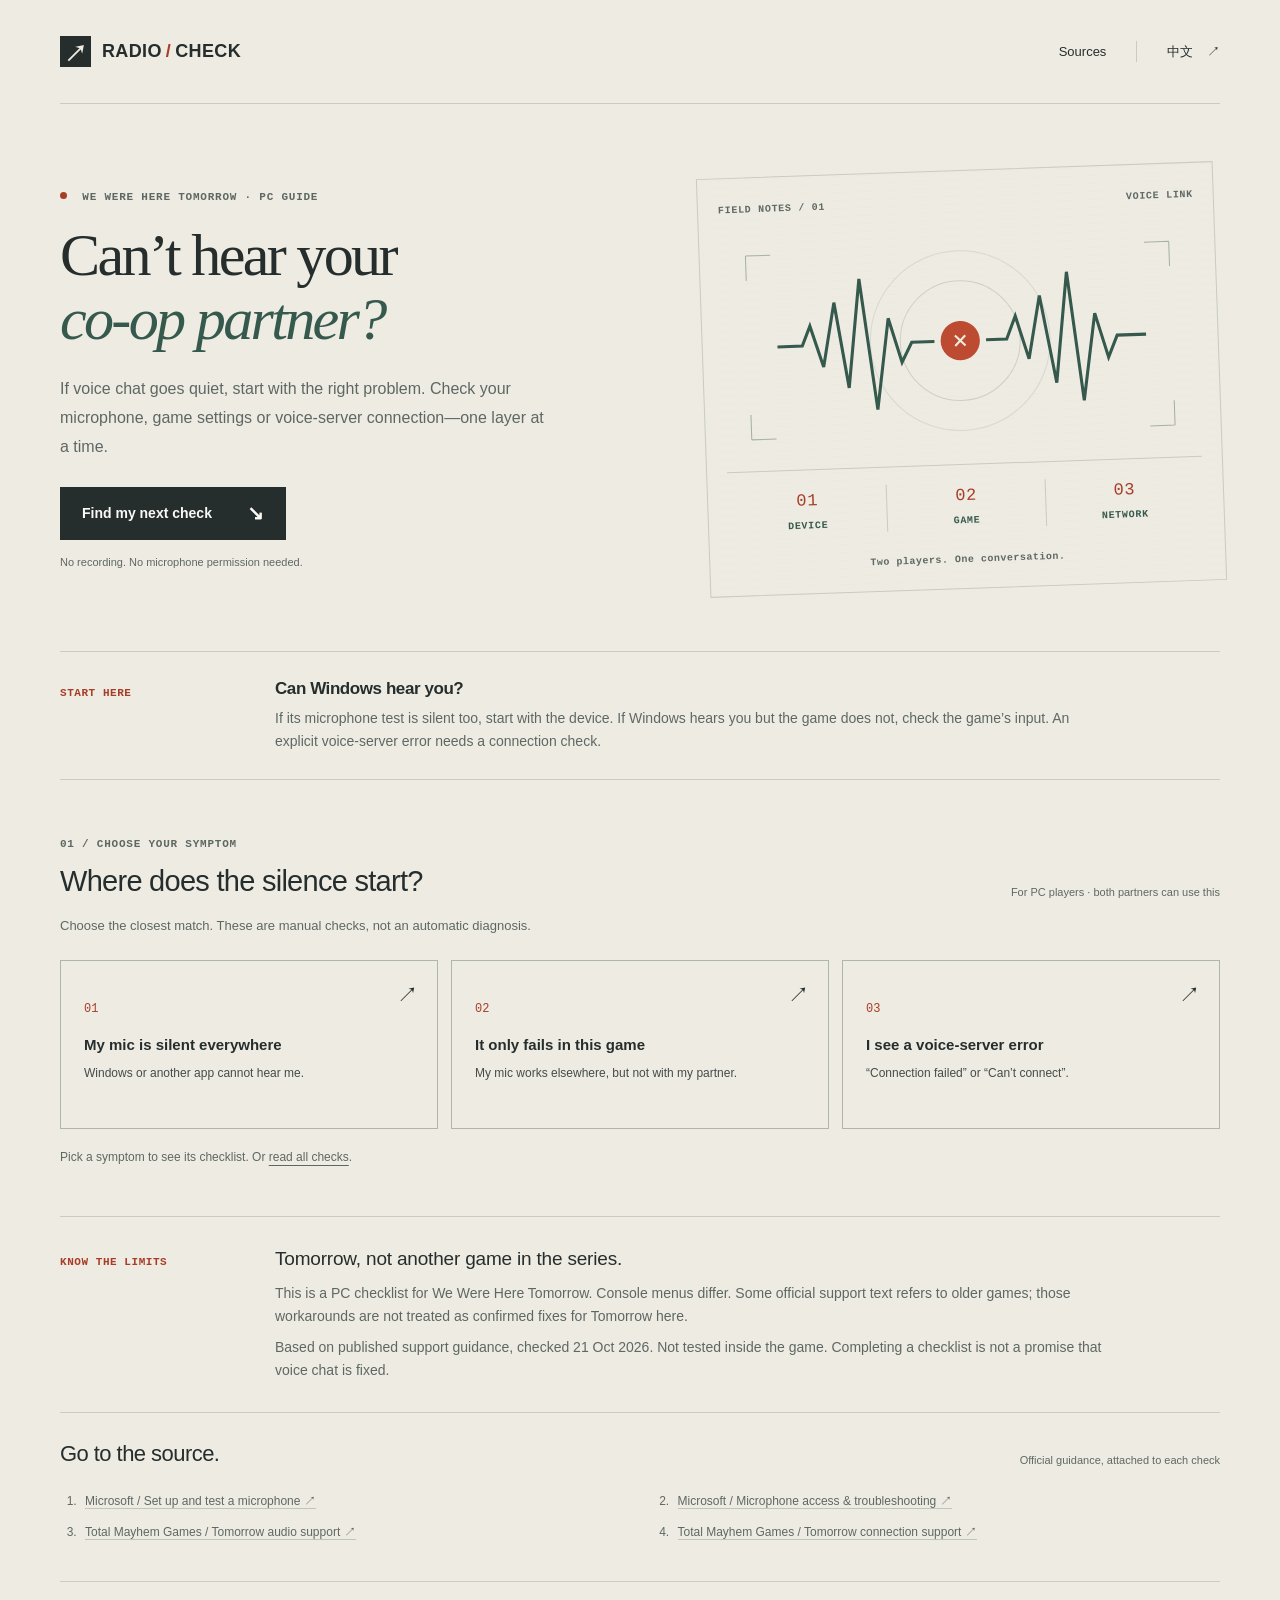
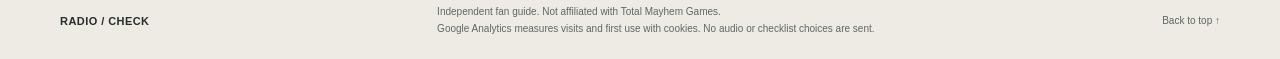
<file: index.html>
<!doctype html>
<html lang="en">
<head>
  <meta charset="utf-8">
  <meta name="viewport" content="width=device-width, initial-scale=1">
  <meta name="description" content="We Were Here Tomorrow voice chat not working? Separate Windows microphone problems, in-game silence and voice-server connection errors with this PC checklist.">
  <meta name="theme-color" content="#eeebe3">
  <meta name="google-site-verification" content="pBHkKJALWgEsYoh5x7FHXkiHy3ZJy1XOUQiFGZpVjVI">
  <title>We Were Here Tomorrow Voice Chat Not Working? | Radio Check</title>
  <link rel="canonical" href="https://yxhtl.github.io/we-were-here-tomorrow-voice-check/">
  <link rel="alternate" hreflang="en" href="https://yxhtl.github.io/we-were-here-tomorrow-voice-check/">
  <link rel="alternate" hreflang="zh-CN" href="https://yxhtl.github.io/we-were-here-tomorrow-voice-check/zh.html">
  <link rel="alternate" hreflang="x-default" href="https://yxhtl.github.io/we-were-here-tomorrow-voice-check/">
  <link rel="icon" href="icon.svg" type="image/svg+xml">
  <link rel="stylesheet" href="style.css">
  <script src="analytics.js" defer></script>
  <script src="app.js" defer></script>
</head>
<body>
  <a class="skip" href="#check">Skip to voice check</a>
  <header class="site-header wrap">
    <a class="brand" href="index.html" aria-label="Radio Check home"><span class="brand-icon" aria-hidden="true">↗</span> RADIO<span class="brand-slash">/</span>CHECK</a>
    <nav aria-label="Main navigation"><a href="#sources">Sources</a><a class="language" href="zh.html" lang="zh-CN" hreflang="zh-CN">中文 <span aria-hidden="true">↗</span></a></nav>
  </header>
  <main>
    <section class="hero wrap" aria-labelledby="hero-title">
      <div class="hero-copy">
        <p class="eyebrow"><span class="signal-dot" aria-hidden="true"></span> WE WERE HERE TOMORROW · PC GUIDE</p>
        <h1 id="hero-title">Can’t hear your<br><em>co-op partner?</em></h1>
        <p class="hero-intro">If voice chat goes quiet, start with the right problem. Check your microphone, game settings or voice-server connection—one layer at a time.</p>
        <a class="primary-link" href="#check">Find my next check <span aria-hidden="true">↘</span></a>
        <p class="privacy-line">No recording. No microphone permission needed.</p>
      </div>
      <div class="radio-art" aria-hidden="true">
        <div class="art-label"><span>FIELD NOTES / 01</span><span>VOICE LINK</span></div>
        <svg viewBox="0 0 460 220" fill="none"><circle cx="230" cy="108" r="87" stroke="currentColor" stroke-opacity=".12"/><circle cx="230" cy="108" r="58" stroke="currentColor" stroke-opacity=".18"/><path d="M53 108h24l8-19 12 40 12-62 12 83 13-105 14 127 13-88 12 43 10-19h22m50 0h20l9-22 12 42 12-61 14 85 13-107 13 125 13-84 12 43 9-21h28" stroke="currentColor" stroke-width="3"/><circle cx="230" cy="108" r="19" fill="#bd4b31"/><path d="m225 103 10 10m0-10-10 10" stroke="#eeebe3" stroke-width="2"/><path d="M25 19h24M25 19v24M435 19h-24M435 19v24M25 197h24M25 197v-24M435 197h-24M435 197v-24" stroke="currentColor" stroke-opacity=".4"/></svg>
        <div class="art-stages"><span><b>01</b> DEVICE</span><span><b>02</b> GAME</span><span><b>03</b> NETWORK</span></div>
        <div class="art-note">Two players. One conversation.</div>
      </div>
    </section>
    <section class="quick-answer wrap" aria-labelledby="quick-title"><span class="section-tag">START HERE</span><div><h2 id="quick-title">Can Windows hear you?</h2><p>If its microphone test is silent too, start with the device. If Windows hears you but the game does not, check the game’s input. An explicit voice-server error needs a connection check.</p></div></section>
    <section class="checker wrap" id="check" aria-labelledby="check-title">
      <div class="section-heading"><div><p class="eyebrow">01 / CHOOSE YOUR SYMPTOM</p><h2 id="check-title">Where does the silence start?</h2></div><span class="small-note">For PC players · both partners can use this</span></div>
      <p class="choose-hint">Choose the closest match. These are manual checks, not an automatic diagnosis.</p>
      <div class="choices" role="group" aria-label="Choose a voice problem">
        <button type="button" data-route="system" aria-controls="answer-system" aria-pressed="false"><span class="choice-number">01</span><strong>My mic is silent everywhere</strong><span>Windows or another app cannot hear me.</span><span class="choice-arrow" aria-hidden="true">↗</span></button>
        <button type="button" data-route="game" aria-controls="answer-game" aria-pressed="false"><span class="choice-number">02</span><strong>It only fails in this game</strong><span>My mic works elsewhere, but not with my partner.</span><span class="choice-arrow" aria-hidden="true">↗</span></button>
        <button type="button" data-route="server" aria-controls="answer-server" aria-pressed="false"><span class="choice-number">03</span><strong>I see a voice-server error</strong><span>“Connection failed” or “Can’t connect”.</span><span class="choice-arrow" aria-hidden="true">↗</span></button>
      </div>
      <p class="selection-help" id="selection-help">Pick a symptom to see its checklist. Or <a href="#all-checks" id="show-all">read all checks</a>.</p>
      <noscript><p class="notice">All three checklists are available below. JavaScript is only needed to filter them.</p></noscript>
      <div id="all-checks">
        <article class="answer" id="answer-system" data-answer="system" aria-labelledby="title-system">
          <div class="answer-heading"><div><p class="eyebrow">DEVICE / WINDOWS 11</p><h3 id="title-system" tabindex="-1">Start outside the game.</h3></div><span class="answer-badge">CHECK THE INPUT FIRST</span></div>
          <p class="answer-intro">A silent Windows test points to the input path. It does not tell us whether the game’s voice connection works.</p>
          <ol class="checklist">
            <li><label><input type="checkbox"><span><strong>Check the headset and its mute switch.</strong> Reconnect it and select the microphone you actually want to use.</span></label></li>
            <li><label><input type="checkbox"><span><strong>Run the Windows microphone test.</strong> Open Settings → System → Sound → Input. Select your mic, choose Start test, speak, then Stop test and Play. Adjust input volume if needed. <a href="#source-windows">[1]</a></span></label></li>
            <li><label><input type="checkbox"><span><strong>Check desktop-app microphone access.</strong> In Windows 11, open Settings → Privacy &amp; security → Microphone. Check Microphone access and Let desktop apps access your microphone. <a href="#source-permissions">[2]</a></span></label></li>
          </ol>
          <div class="answer-bottom"><p class="progress" aria-live="polite">0 / 3 checks marked</p><button type="button" class="text-button reset">Clear checks ↺</button></div>
          <p class="next-step">Windows can hear you now? <a href="#answer-game" data-next="game">Continue with the game checks →</a></p>
          <details class="unresolved"><summary>Still silent in Windows?</summary><p>Use Microsoft’s microphone troubleshooting guide. Get the system test working before treating this as a game-only issue. If contacting support, note the headset model and whether the Windows test recorded your voice.</p><a class="source-link" href="https://support.microsoft.com/en-us/windows/hardware/drivers/fix-microphone-problems">Open Microsoft’s troubleshooting guide ↗</a></details>
        </article>
        <article class="answer" id="answer-game" data-answer="game" aria-labelledby="title-game">
          <div class="answer-heading"><div><p class="eyebrow">GAME / AUDIO SETTINGS</p><h3 id="title-game" tabindex="-1">Use the same mic in both places.</h3></div><span class="answer-badge">BOTH PLAYERS CHECK</span></div>
          <p class="answer-intro">Ask your partner to run these checks too. Working audio in another app does not prove the game selected that input.</p>
          <p class="answer-intro"><strong>Lost voice chat right after testing your mic in the game’s Audio settings?</strong> The developer fixed that issue in 1.1.3. Check that you’re running 1.1.3 or later, then test voice chat with your partner. If it still fails, work through the checks below. <a href="https://store.steampowered.com/news/app/2315050/view/697654062728874013">Official Patch 1.1.3 notes ↗</a></p>
          <ol class="checklist">
            <li><label><input type="checkbox"><span><strong>Match the Windows and game microphone.</strong> Choose your intended input as the Windows default and select the same device in the game’s audio settings. <a href="#source-game">[3]</a></span></label></li>
            <li><label><input type="checkbox"><span><strong>Check input and listening levels.</strong> Make sure microphone levels in Windows and the game are audible. If you cannot hear your partner, ask them to check their input too. <a href="#source-game">[3]</a></span></label></li>
            <li><label><input type="checkbox"><span><strong>Test a direct friend invitation.</strong> The developer suggests “Invite a friend” instead of creating a room. Temporarily unplug unnecessary USB devices that could be selected as an input. <a href="#source-game">[3]</a></span></label></li>
            <li><label><input type="checkbox"><span><strong>Test the walkie-talkie one person at a time.</strong> Release the talk button before your partner replies. The developer warns that simultaneous transmission can prevent hearing each other. <a href="#source-game">[3]</a></span></label></li>
          </ol>
          <div class="answer-bottom"><p class="progress" aria-live="polite">0 / 4 checks marked</p><button type="button" class="text-button reset">Clear checks ↺</button></div>
          <p class="next-step">Seeing a connection error instead? <a href="#answer-server" data-next="server">Switch to the server checklist →</a></p>
          <p class="next-step" id="patch-1-1-2"><strong>Version note:</strong> Patch 1.1.2 addresses one case where voice chat could not work or reconnect after Vivox went offline. If audio stops mid-session, check your installed version first. If it still happens after updating, continue the matching checks and record the version and error. This patch does not resolve every voice issue. <a href="https://steamcommunity.com/app/2315050/allnews/">Official Patch 1.1.2 notes ↗</a> <span>Checked 24 Oct 2026; not playtested.</span></p>
          <details class="unresolved"><summary>Still failing only in the game?</summary><p>If the settings are correct and the mic stops mid-session, these checks cannot rule out a game bug. Note the game version, each player’s platform, the exact error and whether Windows still records audio. Send those details through official support.</p><a class="source-link" href="https://support.totalmayhemgames.com/hc/en-us/articles/34584077997725-My-sound-microphone-or-walkie-talkie-does-not-work-We-Were-Here-Tomorrow">Open the developer’s PC audio guide ↗</a></details>
        </article>
        <article class="answer" id="answer-server" data-answer="server" aria-labelledby="title-server">
          <div class="answer-heading"><div><p class="eyebrow">NETWORK / EXPLICIT CONNECTION ERROR</p><h3 id="title-server" tabindex="-1">Check the link, not just the mic.</h3></div><span class="answer-badge">CONNECTION FAILED</span></div>
          <p class="answer-intro">A working microphone does not prove you can reach the voice server. This page does not check server availability.</p>
          <p class="answer-intro"><strong>Can’t connect to Vivox on the title screen?</strong> Since 1.1.3, the cancel option reads <strong>Continue without voice chat</strong>. Choose it to dismiss the prompt and skip the voice connection. To troubleshoot the connection, use the checks below. <a href="https://store.steampowered.com/news/app/2315050/view/697654062728874013">Official Patch 1.1.3 notes ↗</a></p>
          <ol class="checklist">
            <li><label><input type="checkbox"><span><strong>Compare your in-game regions.</strong> Both players should check that the selected region matches their location and each other, as the developer recommends. <a href="#source-server">[4]</a></span></label></li>
            <li><label><input type="checkbox"><span><strong>Check the connection you are using.</strong> Test a stable connection, preferably wired if available. Campus, work or other public networks may restrict voice traffic. <a href="#source-server">[4]</a></span></label></li>
            <li><label><input type="checkbox"><span><strong>Verify the game files.</strong> Use your launcher’s file verification, then test again. In Steam: Library → game Properties → Installed Files → Verify integrity of game files. <a href="#source-server">[4]</a></span></label></li>
          </ol>
          <div class="answer-bottom"><p class="progress" aria-live="polite">0 / 3 checks marked</p><button type="button" class="text-button reset">Clear checks ↺</button></div>
          <p class="next-step">No server error, and Windows is silent too? <a href="#answer-system" data-next="system">Go back to the microphone test →</a></p>
          <details class="unresolved"><summary>Still unable to connect?</summary><p>The developer also documents regional and network restrictions. Record the exact error, platform, selected region and network type for support. Changing microphone levels alone cannot resolve every connection failure.</p><a class="source-link" href="https://support.totalmayhemgames.com/hc/en-us/articles/34583628414365-Can-t-connect-to-the-voice-server-connection-failed-We-Were-Here-Tomorrow">Open the developer’s connection guide ↗</a></details>
        </article>
      </div>
    </section>
    <section class="scope wrap" aria-labelledby="scope-title"><span class="section-tag">KNOW THE LIMITS</span><div><h2 id="scope-title">Tomorrow, not another game in the series.</h2><p>This is a PC checklist for We Were Here Tomorrow. Console menus differ. Some official support text refers to older games; those workarounds are not treated as confirmed fixes for Tomorrow here.</p><p>Based on published support guidance, checked <time datetime="2026-10-21">21 Oct 2026</time>. Not tested inside the game. Completing a checklist is not a promise that voice chat is fixed.</p></div></section>
    <section class="sources wrap" id="sources" aria-labelledby="sources-title"><div class="section-heading"><h2 id="sources-title">Go to the source.</h2><span class="small-note">Official guidance, attached to each check</span></div><ol><li id="source-windows"><a href="https://support.microsoft.com/en-us/windows/hardware/drivers/how-to-set-up-and-test-microphones-in-windows">Microsoft / Set up and test a microphone ↗</a></li><li id="source-permissions"><a href="https://support.microsoft.com/en-us/windows/hardware/drivers/fix-microphone-problems">Microsoft / Microphone access &amp; troubleshooting ↗</a></li><li id="source-game"><a href="https://support.totalmayhemgames.com/hc/en-us/articles/34584077997725-My-sound-microphone-or-walkie-talkie-does-not-work-We-Were-Here-Tomorrow">Total Mayhem Games / Tomorrow audio support ↗</a></li><li id="source-server"><a href="https://support.totalmayhemgames.com/hc/en-us/articles/34583628414365-Can-t-connect-to-the-voice-server-connection-failed-We-Were-Here-Tomorrow">Total Mayhem Games / Tomorrow connection support ↗</a></li></ol></section>
  </main>
  <footer class="wrap"><span class="brand-small">RADIO / CHECK</span><p>Independent fan guide. Not affiliated with Total Mayhem Games.<br>Google Analytics measures visits and first use with cookies. No audio or checklist choices are sent.</p><a href="#hero-title">Back to top ↑</a></footer>
</body>
</html>
</file>
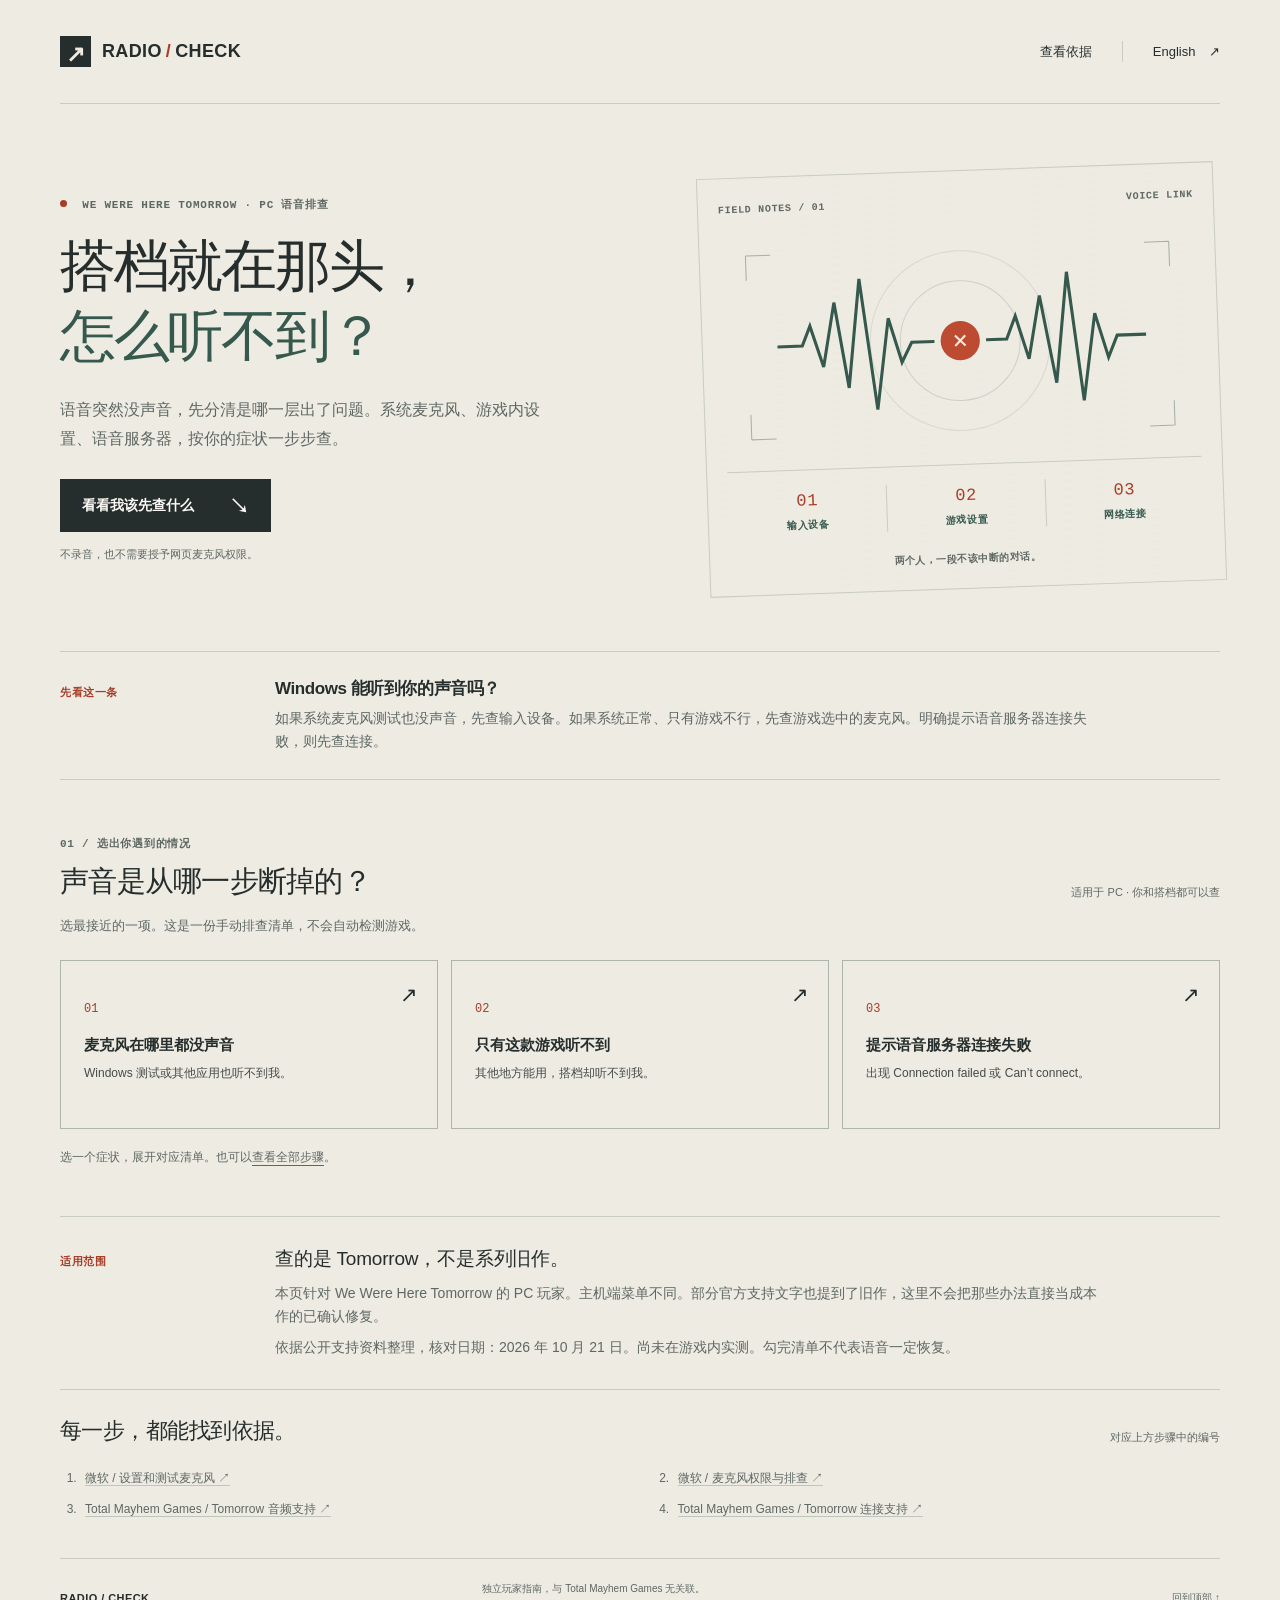
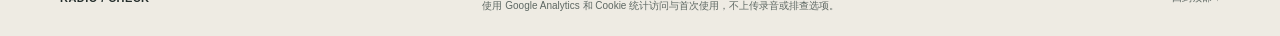
<file: zh.html>
<!doctype html>
<html lang="zh-CN">
<head>
  <meta charset="utf-8">
  <meta name="viewport" content="width=device-width, initial-scale=1">
  <meta name="description" content="We Were Here Tomorrow 语音没声音、队友听不到或连接语音服务器失败？按系统麦克风、游戏内语音、网络连接三类问题逐步排查。PC 中文指南。">
  <meta name="theme-color" content="#eeebe3">
  <meta name="google-site-verification" content="pBHkKJALWgEsYoh5x7FHXkiHy3ZJy1XOUQiFGZpVjVI">
  <title>We Were Here Tomorrow 语音没声音？PC 麦克风排查 | Radio Check</title>
  <link rel="canonical" href="https://yxhtl.github.io/we-were-here-tomorrow-voice-check/zh.html">
  <link rel="alternate" hreflang="en" href="https://yxhtl.github.io/we-were-here-tomorrow-voice-check/">
  <link rel="alternate" hreflang="zh-CN" href="https://yxhtl.github.io/we-were-here-tomorrow-voice-check/zh.html">
  <link rel="alternate" hreflang="x-default" href="https://yxhtl.github.io/we-were-here-tomorrow-voice-check/">
  <link rel="icon" href="icon.svg" type="image/svg+xml">
  <link rel="stylesheet" href="style.css">
  <script src="analytics.js" defer></script>
  <script src="app.js" defer></script>
</head>
<body>
  <a class="skip" href="#check">跳到语音排查</a>
  <header class="site-header wrap">
    <a class="brand" href="zh.html" aria-label="Radio Check 首页"><span class="brand-icon" aria-hidden="true">↗</span> RADIO<span class="brand-slash">/</span>CHECK</a>
    <nav aria-label="主导航"><a href="#sources">查看依据</a><a class="language" href="index.html" lang="en" hreflang="en">English <span aria-hidden="true">↗</span></a></nav>
  </header>
  <main>
    <section class="hero wrap" aria-labelledby="hero-title">
      <div class="hero-copy">
        <p class="eyebrow"><span class="signal-dot" aria-hidden="true"></span> WE WERE HERE TOMORROW · PC 语音排查</p>
        <h1 id="hero-title">搭档就在那头，<br><em>怎么听不到？</em></h1>
        <p class="hero-intro">语音突然没声音，先分清是哪一层出了问题。系统麦克风、游戏内设置、语音服务器，按你的症状一步步查。</p>
        <a class="primary-link" href="#check">看看我该先查什么 <span aria-hidden="true">↘</span></a>
        <p class="privacy-line">不录音，也不需要授予网页麦克风权限。</p>
      </div>
      <div class="radio-art" aria-hidden="true">
        <div class="art-label"><span>FIELD NOTES / 01</span><span>VOICE LINK</span></div>
        <svg viewBox="0 0 460 220" fill="none"><circle cx="230" cy="108" r="87" stroke="currentColor" stroke-opacity=".12"/><circle cx="230" cy="108" r="58" stroke="currentColor" stroke-opacity=".18"/><path d="M53 108h24l8-19 12 40 12-62 12 83 13-105 14 127 13-88 12 43 10-19h22m50 0h20l9-22 12 42 12-61 14 85 13-107 13 125 13-84 12 43 9-21h28" stroke="currentColor" stroke-width="3"/><circle cx="230" cy="108" r="19" fill="#bd4b31"/><path d="m225 103 10 10m0-10-10 10" stroke="#eeebe3" stroke-width="2"/><path d="M25 19h24M25 19v24M435 19h-24M435 19v24M25 197h24M25 197v-24M435 197h-24M435 197v-24" stroke="currentColor" stroke-opacity=".4"/></svg>
        <div class="art-stages"><span><b>01</b> 输入设备</span><span><b>02</b> 游戏设置</span><span><b>03</b> 网络连接</span></div>
        <div class="art-note">两个人，一段不该中断的对话。</div>
      </div>
    </section>
    <section class="quick-answer wrap" aria-labelledby="quick-title"><span class="section-tag">先看这一条</span><div><h2 id="quick-title">Windows 能听到你的声音吗？</h2><p>如果系统麦克风测试也没声音，先查输入设备。如果系统正常、只有游戏不行，先查游戏选中的麦克风。明确提示语音服务器连接失败，则先查连接。</p></div></section>
    <section class="checker wrap" id="check" aria-labelledby="check-title">
      <div class="section-heading"><div><p class="eyebrow">01 / 选出你遇到的情况</p><h2 id="check-title">声音是从哪一步断掉的？</h2></div><span class="small-note">适用于 PC · 你和搭档都可以查</span></div>
      <p class="choose-hint">选最接近的一项。这是一份手动排查清单，不会自动检测游戏。</p>
      <div class="choices" role="group" aria-label="选择语音问题">
        <button type="button" data-route="system" aria-controls="answer-system" aria-pressed="false"><span class="choice-number">01</span><strong>麦克风在哪里都没声音</strong><span>Windows 测试或其他应用也听不到我。</span><span class="choice-arrow" aria-hidden="true">↗</span></button>
        <button type="button" data-route="game" aria-controls="answer-game" aria-pressed="false"><span class="choice-number">02</span><strong>只有这款游戏听不到</strong><span>其他地方能用，搭档却听不到我。</span><span class="choice-arrow" aria-hidden="true">↗</span></button>
        <button type="button" data-route="server" aria-controls="answer-server" aria-pressed="false"><span class="choice-number">03</span><strong>提示语音服务器连接失败</strong><span>出现 Connection failed 或 Can’t connect。</span><span class="choice-arrow" aria-hidden="true">↗</span></button>
      </div>
      <p class="selection-help" id="selection-help">选一个症状，展开对应清单。也可以<a href="#all-checks" id="show-all">查看全部步骤</a>。</p>
      <noscript><p class="notice">下方已列出三类清单。不开启 JavaScript 也能阅读完整步骤。</p></noscript>
      <div id="all-checks">
        <article class="answer" id="answer-system" data-answer="system" aria-labelledby="title-system">
          <div class="answer-heading"><div><p class="eyebrow">输入设备 / WINDOWS 11</p><h3 id="title-system" tabindex="-1">先在游戏外测一下。</h3></div><span class="answer-badge">从输入设备开始</span></div>
          <p class="answer-intro">系统测试没声音，说明要先查输入链路；它不能判断游戏的语音连接是否正常。</p>
          <ol class="checklist">
            <li><label><input type="checkbox"><span><strong>看看耳机和静音开关。</strong>重新插好设备，确认选中的是你准备使用的麦克风。</span></label></li>
            <li><label><input type="checkbox"><span><strong>运行 Windows 麦克风测试。</strong>打开“设置 → 系统 → 声音 → 输入”，选中麦克风，点“开始测试”，说几句话后点“停止测试”和“播放”。音量太低时调整输入音量。<a href="#source-windows">[1]</a></span></label></li>
            <li><label><input type="checkbox"><span><strong>确认桌面应用能访问麦克风。</strong>Windows 11 中打开“设置 → 隐私和安全性 → 麦克风”，检查“麦克风访问权限”和“允许桌面应用访问麦克风”。<a href="#source-permissions">[2]</a></span></label></li>
          </ol>
          <div class="answer-bottom"><p class="progress" aria-live="polite">已标记 0 / 3 项</p><button type="button" class="text-button reset">清空勾选 ↺</button></div>
          <p class="next-step">系统测试已经有声音？<a href="#answer-game" data-next="game">接着查游戏内设置 →</a></p>
          <details class="unresolved"><summary>系统测试仍然没声音？</summary><p>先按微软的麦克风指南继续检查，再处理游戏内的问题。需要求助时，记下耳机型号，以及 Windows 测试有没有录到声音。</p><a class="source-link" href="https://support.microsoft.com/en-us/windows/hardware/drivers/fix-microphone-problems">打开微软排查指南 ↗</a></details>
        </article>
        <article class="answer" id="answer-game" data-answer="game" aria-labelledby="title-game">
          <div class="answer-heading"><div><p class="eyebrow">游戏内 / 音频设置</p><h3 id="title-game" tabindex="-1">系统和游戏，选同一个麦克风。</h3></div><span class="answer-badge">两位玩家都查一遍</span></div>
          <p class="answer-intro">让搭档也检查一次。其他应用能用，只能证明设备在那个应用里正常，不代表游戏选对了输入。</p>
          <p class="answer-intro"><strong>刚在游戏的音频设置里测试麦克风，语音就没声了？</strong>开发者在 1.1.3 修过这个问题。先确认游戏已更新到 1.1.3 或更高版本，再跟搭档试一次语音。仍然没声就按下面的清单排查。<a href="https://store.steampowered.com/news/app/2315050/view/697654062728874013">官方 1.1.3 补丁说明 ↗</a></p>
          <ol class="checklist">
            <li><label><input type="checkbox"><span><strong>统一系统默认输入与游戏输入。</strong>在 Windows 中选对默认麦克风，再到游戏的音频设置中选同一台设备。<a href="#source-game">[3]</a></span></label></li>
            <li><label><input type="checkbox"><span><strong>核对输入音量和收听音量。</strong>确认系统和游戏的麦克风音量不是过低。如果是你听不到搭档，也让对方检查输入。<a href="#source-game">[3]</a></span></label></li>
            <li><label><input type="checkbox"><span><strong>试一次直接邀请好友。</strong>开发者建议用“Invite a friend（邀请好友）”代替创建房间。暂时拔下无关 USB 设备，避免选错输入。<a href="#source-game">[3]</a></span></label></li>
            <li><label><input type="checkbox"><span><strong>用对讲机时轮流说话。</strong>你松开通话键，再让搭档回答。开发者提醒，同时按住通话可能导致彼此听不见。<a href="#source-game">[3]</a></span></label></li>
          </ol>
          <div class="answer-bottom"><p class="progress" aria-live="polite">已标记 0 / 4 项</p><button type="button" class="text-button reset">清空勾选 ↺</button></div>
          <p class="next-step">实际上有连接报错？<a href="#answer-server" data-next="server">转到服务器连接清单 →</a></p>
          <p class="next-step" id="patch-1-1-2"><strong>版本说明：</strong>官方1.1.2说明修复过Vivox服务离线后语音不能恢复的一项问题。遇到中途断音时先核当前安装版本；如果已更新仍复现，再按本页对应症状排查，并记录版本和错误。此补丁不保证解决所有语音问题。<a href="https://steamcommunity.com/app/2315050/allnews/">官方1.1.2补丁说明 ↗</a><span>核查：2026-10-24；未游戏实测。</span></p>
          <details class="unresolved"><summary>仍然只有游戏内失效？</summary><p>如果设置没错，但语音在游戏中途突然停止，这份清单不能排除游戏本身的故障。记下游戏版本、双方平台、报错原文，以及此时 Windows 测试是否正常，再通过官方支持求助。</p><a class="source-link" href="https://support.totalmayhemgames.com/hc/en-us/articles/34584077997725-My-sound-microphone-or-walkie-talkie-does-not-work-We-Were-Here-Tomorrow">打开开发者的 PC 音频指南 ↗</a></details>
        </article>
        <article class="answer" id="answer-server" data-answer="server" aria-labelledby="title-server">
          <div class="answer-heading"><div><p class="eyebrow">网络 / 明确出现连接错误</p><h3 id="title-server" tabindex="-1">这次先查连接。</h3></div><span class="answer-badge">CONNECTION FAILED</span></div>
          <p class="answer-intro">麦克风正常，不代表能连上语音服务器。这里不会实时检测服务器是否在线。</p>
          <p class="answer-intro"><strong>标题画面连不上 Vivox？</strong>从 1.1.3 起，弹窗里的取消按钮写着 <strong>Continue without voice chat</strong>。点它可以关闭提示，跳过这次语音连接。想排查连接问题，接着看下面的清单。<a href="https://store.steampowered.com/news/app/2315050/view/697654062728874013">官方 1.1.3 补丁说明 ↗</a></p>
          <ol class="checklist">
            <li><label><input type="checkbox"><span><strong>对照双方的游戏区域。</strong>按开发者的建议，检查游戏里选择的区域是否符合所在地，并与搭档保持一致。<a href="#source-server">[4]</a></span></label></li>
            <li><label><input type="checkbox"><span><strong>检查当前网络条件。</strong>使用稳定连接；有条件时对照有线网络。校园、公司等公共网络可能限制语音流量。<a href="#source-server">[4]</a></span></label></li>
            <li><label><input type="checkbox"><span><strong>验证游戏文件后重试。</strong>使用启动器的文件验证功能。Steam 中右键游戏打开“属性 → 已安装文件 → 验证游戏文件的完整性”。<a href="#source-server">[4]</a></span></label></li>
          </ol>
          <div class="answer-bottom"><p class="progress" aria-live="polite">已标记 0 / 3 项</p><button type="button" class="text-button reset">清空勾选 ↺</button></div>
          <p class="next-step">没有连接报错，系统也录不到声音？<a href="#answer-system" data-next="system">回到麦克风测试 →</a></p>
          <details class="unresolved"><summary>还是连不上？</summary><p>开发者还列出了地区和网络限制。向官方求助时，带上报错原文、平台、所选区域和网络类型。单纯调高麦克风音量，无法解决所有连接失败。</p><a class="source-link" href="https://support.totalmayhemgames.com/hc/en-us/articles/34583628414365-Can-t-connect-to-the-voice-server-connection-failed-We-Were-Here-Tomorrow">打开开发者的连接指南 ↗</a></details>
        </article>
      </div>
    </section>
    <section class="scope wrap" aria-labelledby="scope-title"><span class="section-tag">适用范围</span><div><h2 id="scope-title">查的是 Tomorrow，不是系列旧作。</h2><p>本页针对 We Were Here Tomorrow 的 PC 玩家。主机端菜单不同。部分官方支持文字也提到了旧作，这里不会把那些办法直接当成本作的已确认修复。</p><p>依据公开支持资料整理，核对日期：<time datetime="2026-10-21">2026 年 10 月 21 日</time>。尚未在游戏内实测。勾完清单不代表语音一定恢复。</p></div></section>
    <section class="sources wrap" id="sources" aria-labelledby="sources-title"><div class="section-heading"><h2 id="sources-title">每一步，都能找到依据。</h2><span class="small-note">对应上方步骤中的编号</span></div><ol><li id="source-windows"><a href="https://support.microsoft.com/en-us/windows/hardware/drivers/how-to-set-up-and-test-microphones-in-windows">微软 / 设置和测试麦克风 ↗</a></li><li id="source-permissions"><a href="https://support.microsoft.com/en-us/windows/hardware/drivers/fix-microphone-problems">微软 / 麦克风权限与排查 ↗</a></li><li id="source-game"><a href="https://support.totalmayhemgames.com/hc/en-us/articles/34584077997725-My-sound-microphone-or-walkie-talkie-does-not-work-We-Were-Here-Tomorrow">Total Mayhem Games / Tomorrow 音频支持 ↗</a></li><li id="source-server"><a href="https://support.totalmayhemgames.com/hc/en-us/articles/34583628414365-Can-t-connect-to-the-voice-server-connection-failed-We-Were-Here-Tomorrow">Total Mayhem Games / Tomorrow 连接支持 ↗</a></li></ol></section>
  </main>
  <footer class="wrap"><span class="brand-small">RADIO / CHECK</span><p>独立玩家指南，与 Total Mayhem Games 无关联。<br>使用 Google Analytics 和 Cookie 统计访问与首次使用，不上传录音或排查选项。</p><a href="#hero-title">回到顶部 ↑</a></footer>
</body>
</html>
</file>
<file: style.css>
:root{--paper:#eeebe3;--ink:#252e2c;--muted:#5e6863;--line:#c8ccc3;--accent:#a73d27;--card:#faf9f5;--green:#36594d;--mono:Consolas,"Liberation Mono",monospace}
*{box-sizing:border-box}
html{scroll-behavior:smooth;scroll-padding-top:24px}
body{margin:0;background:var(--paper);color:var(--ink);font-family:Arial,"Microsoft YaHei",sans-serif;line-height:1.65;-webkit-font-smoothing:antialiased}
a{color:inherit;text-underline-offset:4px}
a:hover{color:var(--accent)}
button,input{font:inherit}
button,a,input,summary{-webkit-tap-highlight-color:transparent}
:focus-visible{outline:3px solid var(--accent);outline-offset:5px}
[hidden]{display:none!important}
.wrap{width:min(1160px,calc(100% - 80px));margin-inline:auto}
.skip{position:absolute;left:20px;top:-100px;background:var(--ink);color:white;padding:10px 20px;z-index:10}
.skip:focus{top:12px}
.site-header{display:flex;align-items:center;justify-content:space-between;min-height:104px;border-bottom:1px solid var(--line);gap:24px}
.brand{display:flex;align-items:center;text-decoration:none;font-weight:800;font-size:18px;letter-spacing:.02em;white-space:nowrap}
.brand-icon{display:grid;place-items:center;color:var(--paper);background:var(--ink);width:31px;height:31px;margin-right:11px;font-size:23px}
.brand-slash{color:var(--accent);margin-inline:4px}
nav{display:flex;align-items:center;gap:30px;font-size:13px}
nav a{text-decoration:none}
.language{border-left:1px solid var(--line);padding-left:30px}
.language span{margin-left:10px}
.hero{display:grid;grid-template-columns:1.15fr 1fr;align-items:center;gap:48px;padding-block:66px 62px}
.eyebrow,.section-tag,.art-label,.art-stages,.art-note,.answer-badge{font-family:var(--mono);font-size:11px;letter-spacing:.07em;font-weight:600}
.eyebrow{margin:0 0 17px;color:var(--muted)}
.signal-dot{display:inline-block;width:7px;height:7px;background:var(--accent);border-radius:50%;margin-right:8px;vertical-align:1px}
h1{font:500 clamp(42px,4.7vw,67px)/1.06 Georgia,"Songti SC",SimSun,serif;letter-spacing:-.045em;margin:0 0 25px}
h1 em{font-weight:400;color:var(--green)}
.hero-intro{max-width:490px;color:var(--muted);font-size:16px;line-height:1.8;margin:0 0 25px}
.primary-link{display:inline-flex;align-items:center;justify-content:space-between;gap:35px;padding:14px 21px;background:var(--ink);color:var(--card);text-decoration:none;font-size:14px;font-weight:600;border:1px solid var(--ink)}
.primary-link:hover{background:var(--green);color:white}
.primary-link span{font-size:20px;line-height:1}
.privacy-line{font-size:11px;color:var(--muted);margin:13px 0 0}
.radio-art{border:1px solid var(--line);padding:24px 20px 19px;background:repeating-linear-gradient(0deg,transparent,transparent 7px,#7e8b7707 8px);color:var(--green);transform:rotate(-2deg)}
.art-label{display:flex;justify-content:space-between;font-size:10px;color:var(--muted)}
.radio-art svg{display:block;width:100%;height:auto;margin:17px 0 8px}
.art-stages{display:grid;grid-template-columns:repeat(3,1fr);border-top:1px solid var(--line);padding-top:17px;font-size:10px;text-align:center}
.art-stages span+span{border-left:1px solid var(--line)}
.art-stages b{display:block;color:var(--accent);font-size:17px;font-weight:400;margin-bottom:3px}
.art-note{text-align:center;font-size:10px;margin-top:23px;color:var(--muted);letter-spacing:.05em}
.quick-answer,.scope{display:grid;grid-template-columns:180px 1fr;gap:35px;border-block:1px solid var(--line);padding-block:26px}
.section-tag{color:var(--accent);padding-top:6px;letter-spacing:.05em}
.quick-answer h2{font-size:17px;margin:0 0 7px;font-weight:600}
.quick-answer p,.scope p{color:var(--muted);font-size:14px;margin:0;max-width:830px}
.checker{padding-block:55px 0;scroll-margin-top:25px}
.section-heading{display:flex;align-items:flex-end;justify-content:space-between;gap:24px}
.section-heading .eyebrow{margin-bottom:10px}
h2{margin:0;font-weight:500;font-size:29px;line-height:1.3;letter-spacing:-.025em}
.small-note{font-size:11px;color:var(--muted)}
.choose-hint{font-size:13px;color:var(--muted);margin:14px 0 24px}
.choices{display:grid;grid-template-columns:repeat(3,1fr);gap:13px}
.choices button{position:relative;padding:21px 23px 25px;text-align:left;color:var(--ink);border:1px solid #aeb5ab;background:transparent;cursor:pointer;min-height:169px;transition:background .15s,border-color .15s}
.choices button:hover{background:#f8f7f1;border-color:var(--green)}
.choices button[aria-pressed=true]{background:var(--green);border-color:var(--green);color:white}
.choice-number{display:block;font:12px var(--mono);color:var(--accent);margin-bottom:18px}
.choices button[aria-pressed=true] .choice-number{color:#e4c5a9}
.choices strong{display:block;font-size:15px;font-weight:600;margin-bottom:7px;padding-right:6px;line-height:1.5}
.choices button>span:not(.choice-number):not(.choice-arrow){display:block;font-size:12px;opacity:.84;line-height:1.65;max-width:270px}
.choice-arrow{position:absolute;right:19px;top:17px;font-size:21px}
.selection-help{font-size:12px;color:var(--muted);margin:19px 0 29px}
.answer{background:var(--card);padding:34px 39px 31px;margin-top:20px;border:1px solid var(--line);scroll-margin-top:24px}
.answer-heading{display:flex;align-items:center;justify-content:space-between;gap:24px}
.answer-heading .eyebrow{font-size:10px;margin:0 0 10px;color:var(--accent)}
h3{font-size:26px;letter-spacing:-.025em;line-height:1.4;font-weight:500;margin:0}
.answer-badge{border:1px solid var(--line);padding:5px 9px;white-space:nowrap;font-size:9px;color:var(--muted)}
.answer-intro{font-size:14px;color:var(--muted);margin:17px 0 23px;max-width:850px}
.checklist{list-style:none;padding:0;margin:0;counter-reset:step}
.checklist li{counter-increment:step;border-top:1px solid #dcded5;padding:17px 0}
.checklist label{display:flex;align-items:flex-start;gap:15px;cursor:pointer}
.checklist input{accent-color:var(--green);flex:0 0 auto;width:18px;height:18px;margin:4px 0 0;cursor:pointer}
.checklist span{font-size:14px;color:#4f5a54;line-height:1.8}
.checklist strong{color:var(--ink);font-weight:600;margin-right:4px}
.checklist a{font-family:var(--mono);font-size:11px;color:var(--accent);margin-left:5px}
.answer-bottom{border-top:1px solid var(--line);padding-top:15px;display:flex;justify-content:space-between;align-items:center;gap:20px}
.progress{font:11px var(--mono);color:var(--green);margin:0}
.text-button{padding:5px 0;border:0;background:none;cursor:pointer;font-size:11px;color:var(--muted);text-decoration:underline;text-underline-offset:3px}
.next-step{padding:16px 0 0;font-size:13px;margin:0;color:var(--muted)}
.next-step a{color:var(--green);font-weight:600;display:inline-block}
.unresolved{margin-top:24px;padding:15px 18px;border-left:2px solid var(--accent);background:#eeebe35c}
summary{cursor:pointer;font-weight:600;font-size:13px}
.unresolved p{font-size:13px;color:var(--muted);margin:13px 0}
.source-link{font-size:12px;font-weight:600;color:var(--green)}
.scope{margin-top:48px;padding-block:30px;border-bottom:0}
.scope h2{font-size:19px;letter-spacing:-.01em;margin-bottom:10px}
.scope p+p{margin-top:8px}
.sources{padding-block:27px 39px;border-top:1px solid var(--line)}
.sources h2{font-size:22px}
.sources ol{padding-left:20px;display:grid;grid-template-columns:1fr 1fr;gap:11px 45px;font-size:12px;margin:23px 0 0;color:var(--muted)}
.sources li{padding-left:5px;scroll-margin-top:25px}
.sources a{text-decoration:none;border-bottom:1px solid #bec5ba}
footer{border-top:1px solid var(--line);padding-block:22px;display:flex;align-items:center;justify-content:space-between;gap:18px;color:var(--muted);font-size:10px}
footer p{margin:0}
.brand-small{font-weight:700;font-size:11px;color:var(--ink);letter-spacing:.04em}
footer a{text-decoration:none;white-space:nowrap}
html[lang=zh-CN] h1{font-family:Georgia,"Songti SC",SimSun,serif;font-size:clamp(37px,4.4vw,59px);line-height:1.25;letter-spacing:-.04em}
html[lang=zh-CN] h1 em{font-style:normal}
.notice{font-size:13px;padding:12px;background:var(--card)}
html:not(.enhanced) .choices,html:not(.enhanced) .selection-help,html:not(.enhanced) .answer-bottom{display:none}
@media(min-width:1100px){.hero{min-height:464px}}
@media(max-width:850px){.wrap{width:calc(100% - 48px)}.hero{gap:28px;padding-block:45px}.hero-intro{font-size:14px}.radio-art{padding:15px 12px}.art-label{font-size:8px}.art-stages{font-size:8px}.quick-answer,.scope{grid-template-columns:125px 1fr;gap:20px}.choices button{padding:18px 17px;min-height:190px}.answer{padding:28px}.answer-heading{align-items:flex-start}.answer-badge{white-space:normal;max-width:140px}.section-heading .small-note{max-width:140px;text-align:right}.art-note{font-size:9px}}
@media(max-width:600px){.wrap{width:calc(100% - 36px)}.site-header{min-height:78px;gap:12px}.brand{font-size:14px}.brand-icon{width:25px;height:25px;font-size:18px;margin-right:8px}nav{gap:14px;font-size:11px}.language{padding-left:14px}.language span{margin-left:2px}.hero{grid-template-columns:1fr;padding-block:36px 30px;gap:32px}.hero-copy .eyebrow{font-size:9px;letter-spacing:.025em}h1{font-size:46px;line-height:1.08}.hero-intro{font-size:14px;max-width:100%;margin-bottom:22px}.primary-link{font-size:13px}.radio-art{transform:none;padding:15px 15px 13px}.radio-art svg{margin:1px 0;width:100%;max-height:140px}.art-stages{padding-top:12px;font-size:9px}.art-stages b{font-size:14px}.art-note{margin-top:15px}.quick-answer,.scope{display:block;padding-block:24px}.section-tag{display:block;margin-bottom:11px;font-size:10px}.quick-answer h2{font-size:17px}.quick-answer p,.scope p{font-size:13px}.checker{padding-top:32px}h2{font-size:25px}.section-heading{align-items:flex-start;flex-direction:column;gap:9px}.section-heading .small-note{max-width:none;text-align:left}.choose-hint{font-size:12px;margin-bottom:18px}.choices{grid-template-columns:1fr;gap:10px}.choices button{padding:17px 37px 17px 55px;min-height:94px}.choice-number{position:absolute;left:17px;top:21px;margin:0;font-size:11px}.choices strong{font-size:14px;margin-bottom:4px}.choices button>span:not(.choice-number):not(.choice-arrow){font-size:11px;max-width:none}.choice-arrow{top:20px;right:15px;font-size:18px}.selection-help{margin:16px 0 22px;font-size:11px}.answer{padding:24px 20px;margin-top:15px}.answer-heading{display:block}.answer-badge{display:inline-block;max-width:none;margin-top:14px}h3{font-size:22px}.answer-intro{font-size:13px;margin-block:16px}.checklist span{font-size:13px}.checklist label{gap:12px}.checklist input{width:19px;height:19px}.checklist li{padding-block:16px}.next-step{font-size:12px;line-height:1.9}.unresolved{padding:13px 12px}.scope{margin-top:30px}.scope h2{font-size:18px}.sources{padding-top:24px}.sources ol{grid-template-columns:1fr;gap:14px;font-size:11px}footer{flex-wrap:wrap;justify-content:flex-start;font-size:10px;gap:10px 16px}footer p{flex-basis:100%;order:2}footer a{margin-left:auto}html[lang=zh-CN] h1{font-size:40px}}
@media(prefers-reduced-motion:reduce){html{scroll-behavior:auto}*{transition:none!important}}
</file>
